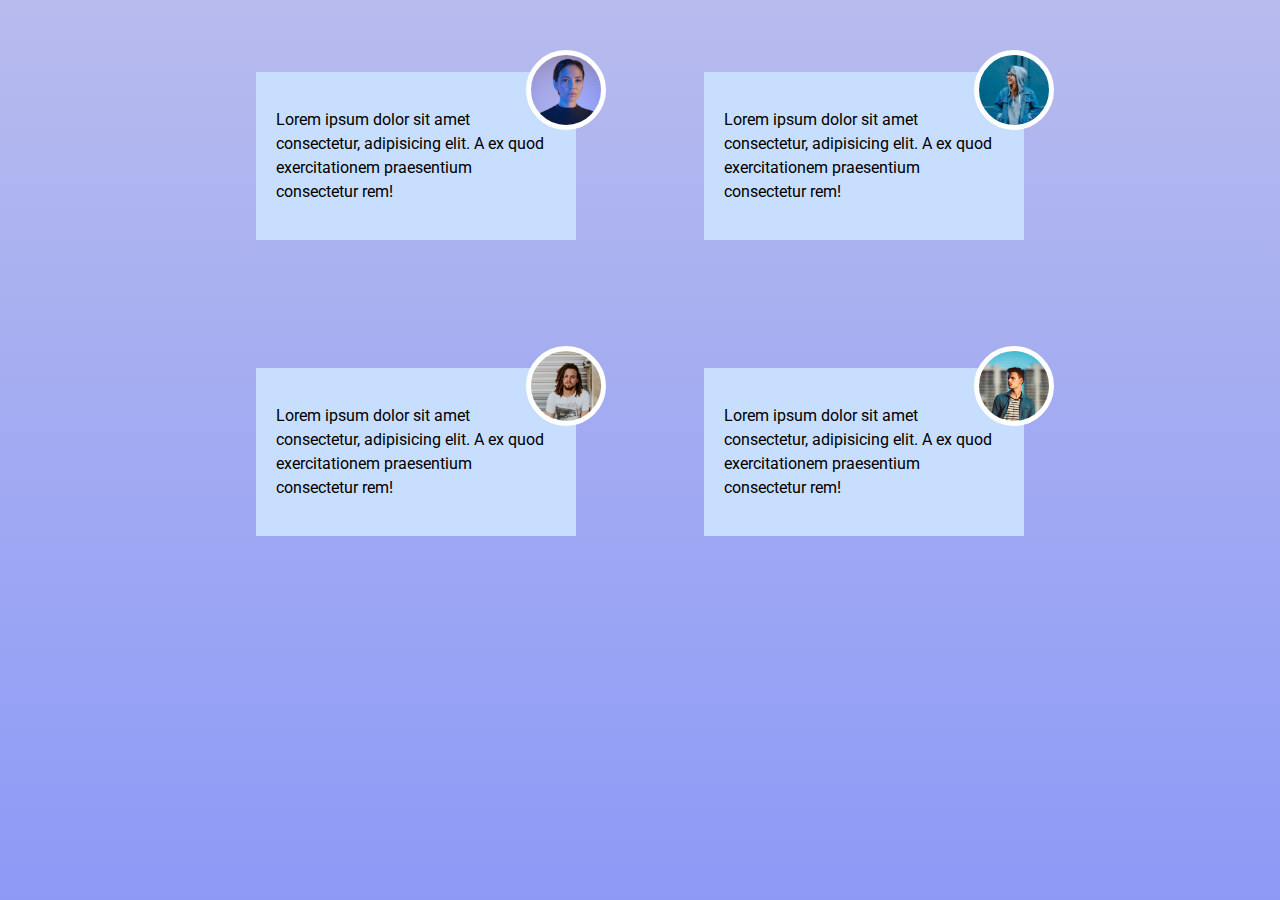
<file: 1.Variables/index.html>
<html lang="en">
  <head>
    <meta charset="UTF-8" />
    <meta http-equiv="X-UA-Compatible" content="IE=edge" />
    <meta name="viewport" content="width=device-width, initial-scale=1.0" />
    <title>Variables</title>
    <link rel="stylesheet" href="index.css" />
  </head>
  <body>
    <section class="container">
      <section class="card">
        <div class="img img-one"></div>
        <p class="info">
          Lorem ipsum dolor sit amet consectetur, adipisicing elit. A ex quod
          exercitationem praesentium consectetur rem!
        </p>
      </section>
      <section class="card">
        <div class="img img-two"></div>
        <p class="info">
          Lorem ipsum dolor sit amet consectetur, adipisicing elit. A ex quod
          exercitationem praesentium consectetur rem!
        </p>
      </section>
      <section class="card">
        <div class="img img-three"></div>
        <p class="info">
          Lorem ipsum dolor sit amet consectetur, adipisicing elit. A ex quod
          exercitationem praesentium consectetur rem!
        </p>
      </section>
      <section class="card">
        <div class="img img-four"></div>
        <p class="info">
          Lorem ipsum dolor sit amet consectetur, adipisicing elit. A ex quod
          exercitationem praesentium consectetur rem!
        </p>
      </section>
    </section>
    <style>
      @import url("https://fonts.googleapis.com/css2?family=Roboto:wght@300;400&display=swap");
body {
  background: linear-gradient(rgba(165, 170, 233, 0.8), #8c9af6);
}

.container {
  display: flex;
  flex-wrap: wrap;
  justify-content: center;
  align-items: center;
  font-family: "Roboto", sans-serif;
}

.card {
  background: #c8deff;
  max-width: 280px;
  padding: 20px;
  line-height: 24px;
  margin: 4rem;
  position: relative;
}

.img {
  width: 70px;
  height: 70px;
  border-radius: 100%;
  border: 5px solid white;
  position: absolute;
  right: -30px;
  bottom: 110px;
}

.img-one {
  background: url("Images/one.jpg") no-repeat center/cover;
}

.img-two {
  background: url("Images/two.jpg") no-repeat center/cover;
}

.img-three {
  background: url("Images/three.jpg") no-repeat center/cover;
}

.img-four {
  background: url("Images/four.jpg") no-repeat center/cover;
}/*# sourceMappingURL=index.css.map */
    </style>
  </body>
</html>
</file>
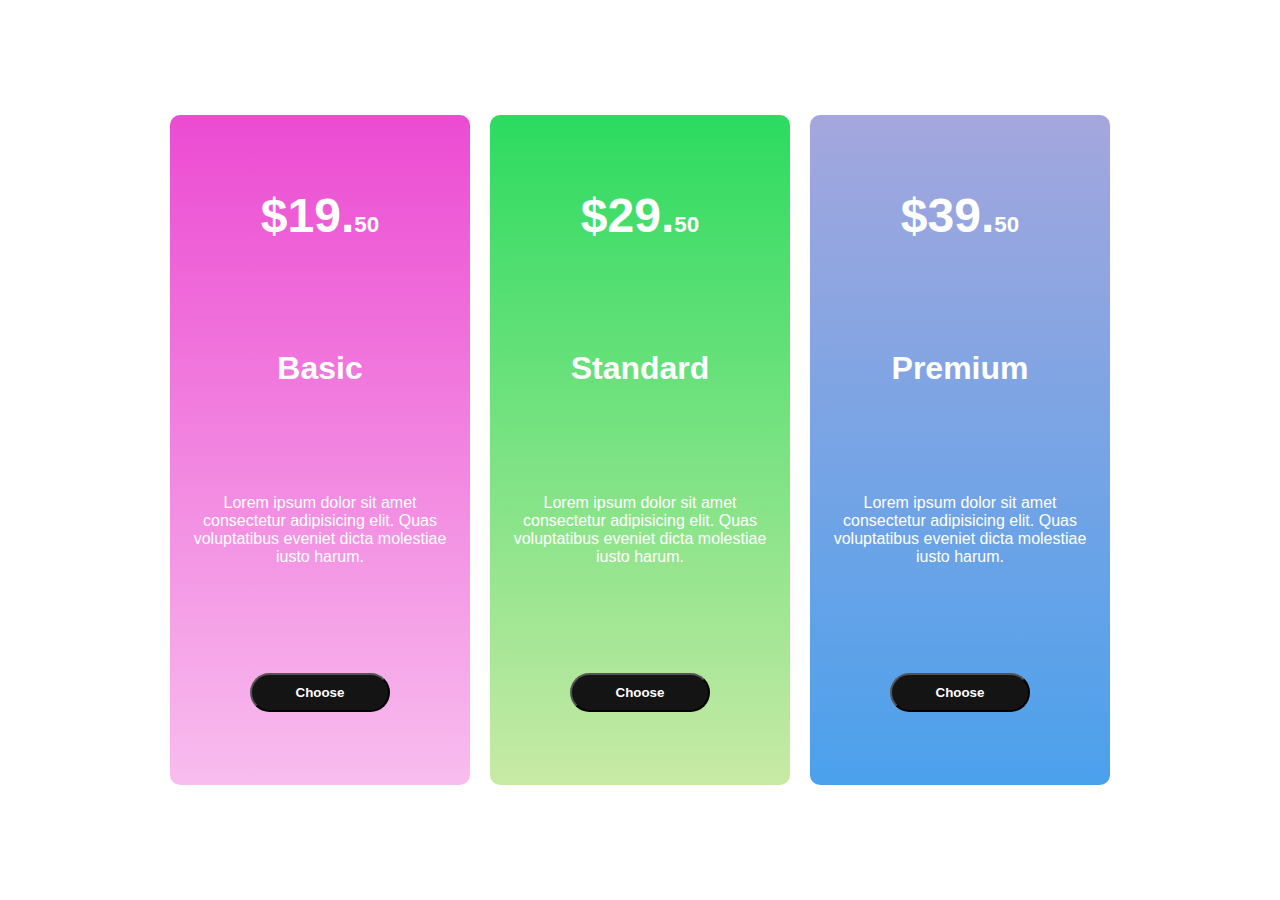
<file: 4. Mixins/index.html>
<html lang="en">
  <head>
    <meta charset="UTF-8" />
    <meta http-equiv="X-UA-Compatible" content="IE=edge" />
    <meta name="viewport" content="width=device-width, initial-scale=1.0" />
    <title>Mixins</title>
    <link rel="stylesheet" href="style.css" />
  </head>
  <body>
    <section class="cards">
      <div class="card card-one">
        <div class="card-content">
          <h1 class="price">$19.<span>50</span></h1>
          <h1 class="card-name">Basic</h1>
          <p class="card-info">
            Lorem ipsum dolor sit amet consectetur adipisicing elit. Quas
            voluptatibus eveniet dicta molestiae iusto harum.
          </p>
          <button>Choose</button>
        </div>
      </div>
      <div class="card card-two">
        <div class="card-content">
          <h1 class="price">$29.<span>50</span></h1>
          <h1 class="card-name">Standard</h1>
          <p class="card-info">
            Lorem ipsum dolor sit amet consectetur adipisicing elit. Quas
            voluptatibus eveniet dicta molestiae iusto harum.
          </p>
          <button>Choose</button>
        </div>
      </div>
      <div class="card card-three">
        <div class="card-content">
          <h1 class="price">$39.<span>50</span></h1>
          <h1 class="card-name">Premium</h1>
          <p class="card-info">
            Lorem ipsum dolor sit amet consectetur adipisicing elit. Quas
            voluptatibus eveniet dicta molestiae iusto harum.
          </p>
          <button>Choose</button>
        </div>
      </div>
    </section>
  </body>
</html>
</file>
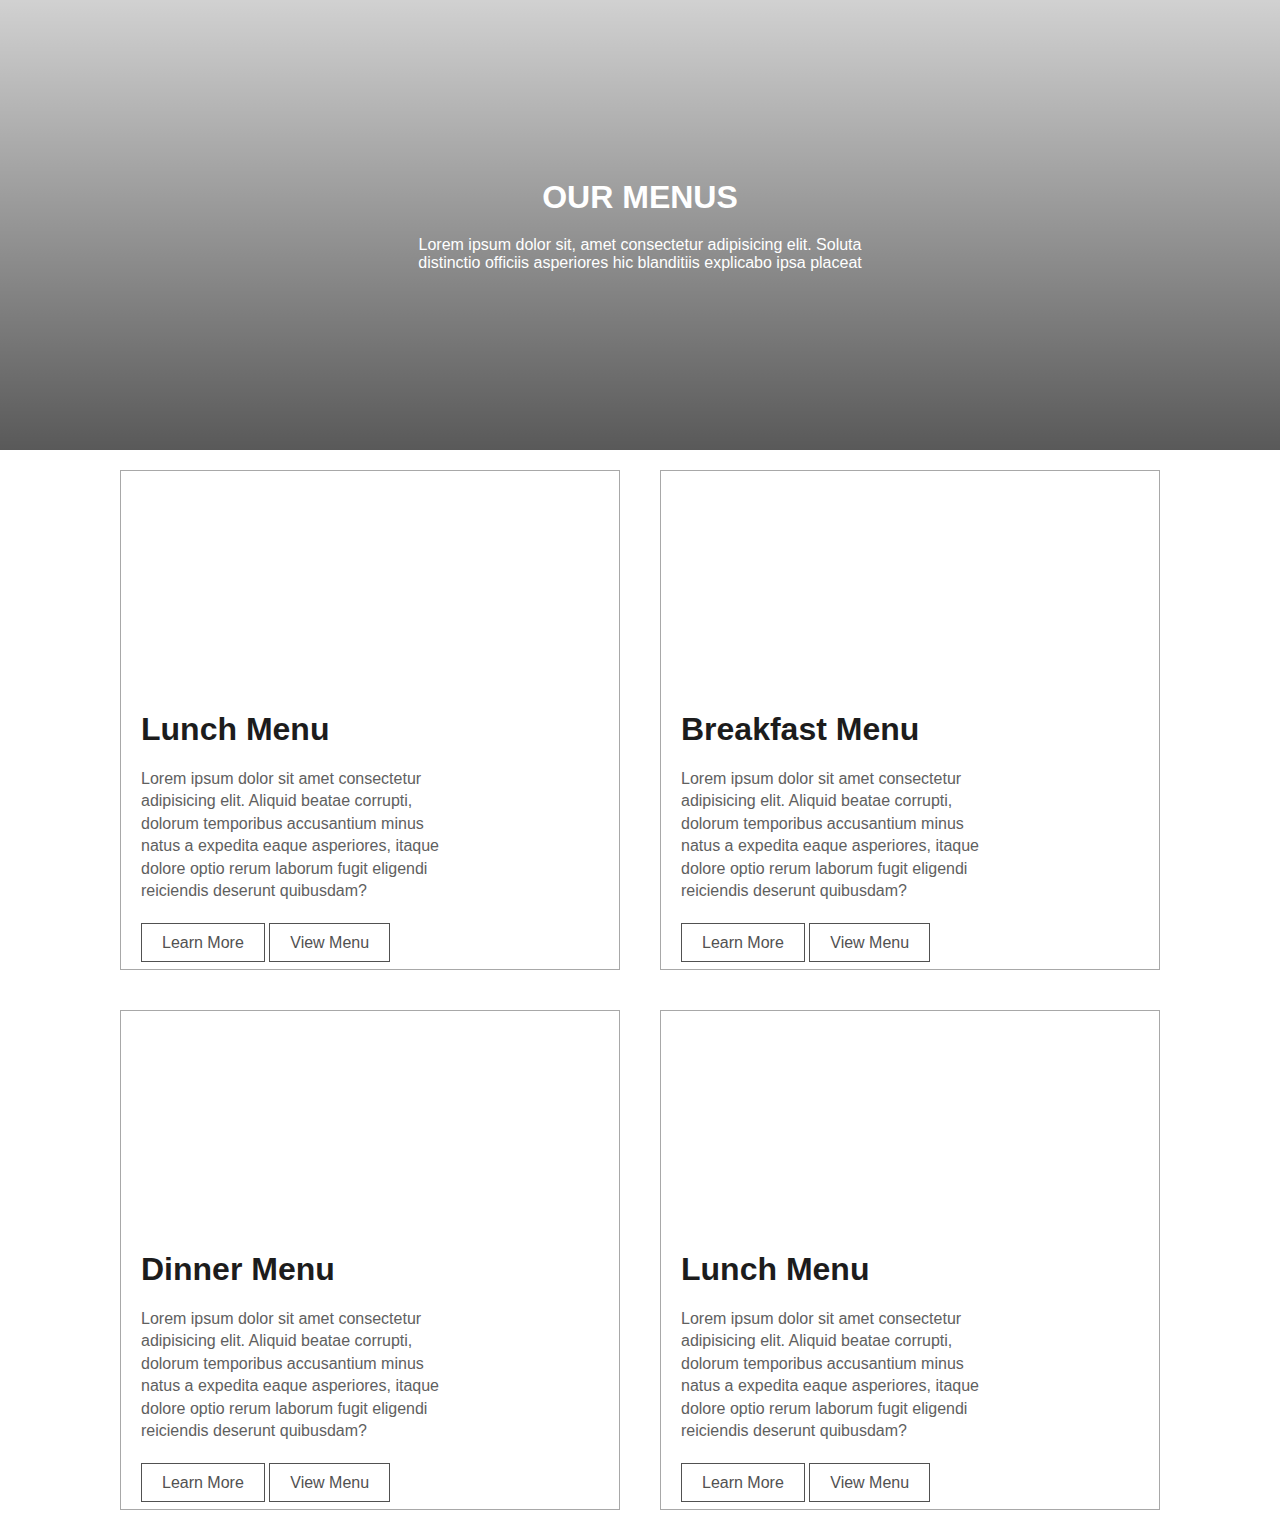
<file: 5. Extends/index.html>
<html lang="en">
  <head>
    <meta charset="UTF-8" />
    <meta http-equiv="X-UA-Compatible" content="IE=edge" />
    <meta name="viewport" content="width=device-width, initial-scale=1.0" />
    <title>@extends</title>
    <link rel="stylesheet" href="style.css" />
  </head>
  <body>
    <header>
      <h1>OUR MENUS</h1>
      <p>
        Lorem ipsum dolor sit, amet consectetur adipisicing elit. Soluta
        distinctio officiis asperiores hic blanditiis explicabo ipsa placeat
      </p>
    </header>

    <section class="container">
      <div class="cards">
        <div class="card">
          <div class="card-img img-one"></div>
          <div class="card-content">
            <h1 class="card-title">Lunch Menu</h1>
            <p>
              Lorem ipsum dolor sit amet consectetur adipisicing elit. Aliquid
              beatae corrupti, dolorum temporibus accusantium minus natus a
              expedita eaque asperiores, itaque dolore optio rerum laborum fugit
              eligendi reiciendis deserunt quibusdam?
            </p>
            <a href="#" class="btn-primary">Learn More</a>
            <a href="#" class="btn-primary">View Menu</a>
          </div>
        </div>
        <div class="card">
          <div class="card-img img-two"></div>
          <div class="card-content">
            <h1 class="card-title">Breakfast Menu</h1>
            <p>
              Lorem ipsum dolor sit amet consectetur adipisicing elit. Aliquid
              beatae corrupti, dolorum temporibus accusantium minus natus a
              expedita eaque asperiores, itaque dolore optio rerum laborum fugit
              eligendi reiciendis deserunt quibusdam?
            </p>
            <a href="#" class="btn-primary">Learn More</a>
            <a href="#" class="btn-primary">View Menu</a>
          </div>
        </div>
        <div class="card">
          <div class="card-img img-three"></div>
          <div class="card-content">
            <h1 class="card-title">Dinner Menu</h1>
            <p>
              Lorem ipsum dolor sit amet consectetur adipisicing elit. Aliquid
              beatae corrupti, dolorum temporibus accusantium minus natus a
              expedita eaque asperiores, itaque dolore optio rerum laborum fugit
              eligendi reiciendis deserunt quibusdam?
            </p>
            <a href="#" class="btn-primary">Learn More</a>
            <a href="#" class="btn-primary">View Menu</a>
          </div>
        </div>
        <div class="card">
          <div class="card-img img-four"></div>
          <div class="card-content">
            <h1 class="card-title">Lunch Menu</h1>
            <p>
              Lorem ipsum dolor sit amet consectetur adipisicing elit. Aliquid
              beatae corrupti, dolorum temporibus accusantium minus natus a
              expedita eaque asperiores, itaque dolore optio rerum laborum fugit
              eligendi reiciendis deserunt quibusdam?
            </p>
            <a href="#" class="btn-primary">Learn More</a>
            <a href="#" class="btn-primary">View Menu</a>
          </div>
        </div>
      </div>
    </section>
  </body>
</html>
</file>
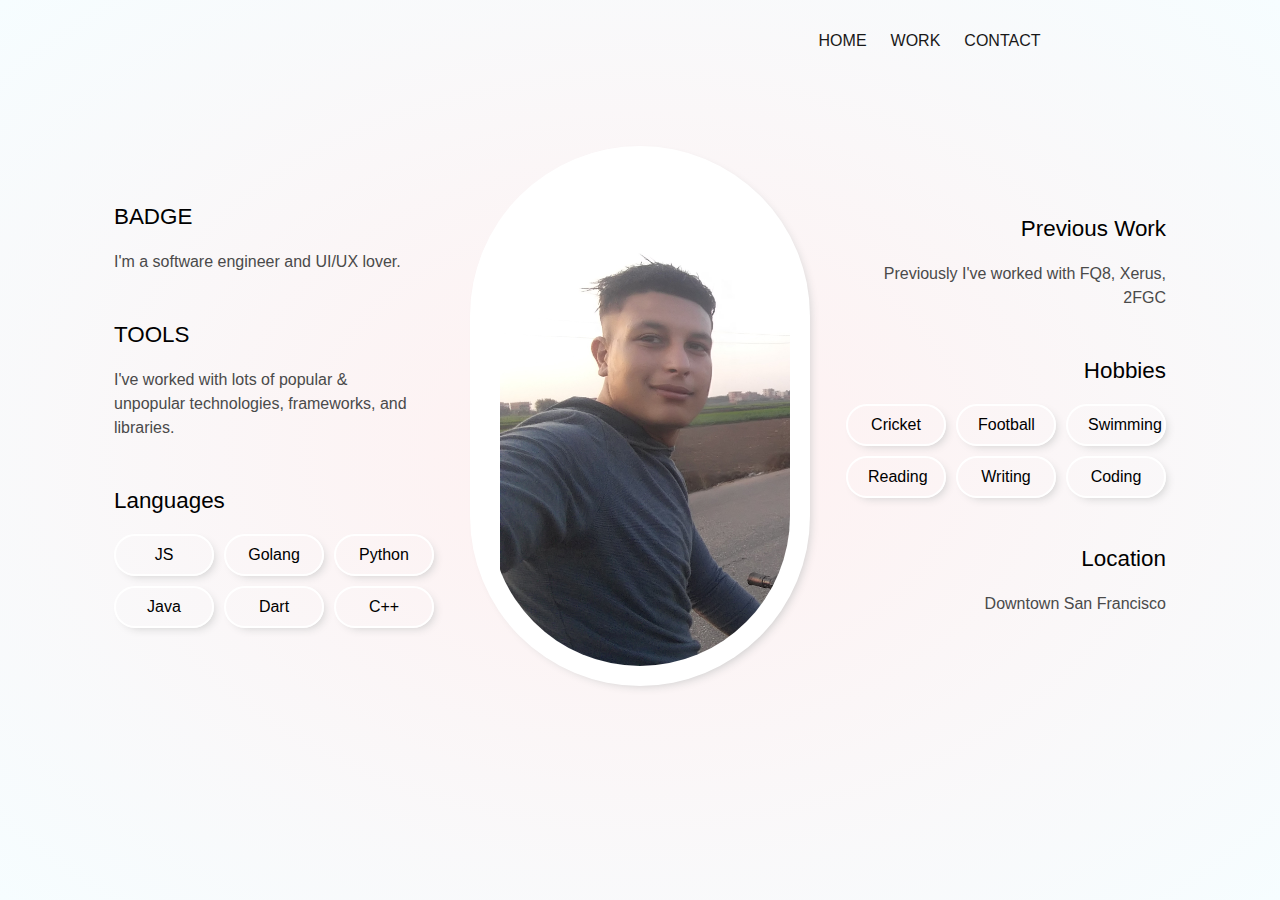
<file: 6. Awesome Header/index.html>
<html lang="en">
  <head>
    <meta charset="UTF-8" />
    <meta http-equiv="X-UA-Compatible" content="IE=edge" />
    <meta name="viewport" content="width=device-width, initial-scale=1.0" />
    <title>Awesome Header</title>
    <link rel="stylesheet" href="style.css" />
    <!-- Font Awesome -->
    <link
      rel="stylesheet"
      href="https://cdnjs.cloudflare.com/ajax/libs/font-awesome/6.3.0/css/all.min.css"
      integrity="sha512-SzlrxWUlpfuzQ+pcUCosxcglQRNAq/DZjVsC0lE40xsADsfeQoEypE+enwcOiGjk/bSuGGKHEyjSoQ1zVisanQ=="
      crossorigin="anonymous"
      referrerpolicy="no-referrer"
    />
  </head>
  <body>
    <nav>
      <div class="icons">
        <i class="fa-brands fa-youtube"></i>
        <i class="fa-brands fa-twitter"></i>
        <i class="fa-brands fa-github"></i>
        <i class="fa-brands fa-instagram"></i>
      </div>
      <ul>
        <li><a href="#">HOME</a></li>
        <li><a href="#">WORK</a></li>
        <li><a href="#">CONTACT</a></li>
      </ul>
    </nav>

    <main>
      <div class="content1">
        <div class="content">
          <p class="badge-label">BADGE</p>
          <p class="info">I'm a software engineer and UI/UX lover.</p>
        </div>
        <div class="content">
          <p class="badge-label">TOOLS</p>
          <p class="info">
            I've worked with lots of popular & unpopular technologies,
            frameworks, and libraries.
          </p>
        </div>
        <div class="content">
          <p class="badge-label">Languages</p>
          <div class="pills-container">
            <p class="pill">JS</p>
            <p class="pill">Golang</p>
            <p class="pill">Python</p>
            <p class="pill">Java</p>
            <p class="pill">Dart</p>
            <p class="pill">C++</p>
          </div>
        </div>
      </div>

      <div class="image-container">
        <div class="image"></div>
      </div>

      <div class="content2">
        <div class="content">
          <p class="badge-label">Previous Work</p>
          <p class="info">Previously I've worked with FQ8, Xerus, 2FGC</p>
        </div>
        <div class="content">
          <p class="badge-label">Hobbies</p>
          <div class="pills-container">
            <p class="pill">Cricket</p>
            <p class="pill">Football</p>
            <p class="pill">Swimming</p>
            <p class="pill">Reading</p>
            <p class="pill">Writing</p>
            <p class="pill">Coding</p>
          </div>
        </div>
        <div class="content">
          <p class="badge-label">Location</p>
          <p class="info">Downtown San Francisco</p>
        </div>
      </div>
    </main>
  </body>
</html>
</file>
<file: 1.Variables/index.css>
@import url("https://fonts.googleapis.com/css2?family=Roboto:wght@300;400&display=swap");
body {
  background: linear-gradient(rgba(165, 170, 233, 0.8), #8c9af6);
}

.container {
  display: flex;
  flex-wrap: wrap;
  justify-content: center;
  align-items: center;
  font-family: "Roboto", sans-serif;
}

.card {
  background: #c8deff;
  max-width: 280px;
  padding: 20px;
  line-height: 24px;
  margin: 4rem;
  position: relative;
}

.img {
  width: 70px;
  height: 70px;
  border-radius: 100%;
  border: 5px solid white;
  position: absolute;
  right: -30px;
  bottom: 110px;
}

.img-one {
  background: url("Images/one.jpg") no-repeat center/cover;
}

.img-two {
  background: url("Images/two.jpg") no-repeat center/cover;
}

.img-three {
  background: url("Images/three.jpg") no-repeat center/cover;
}

.img-four {
  background: url("Images/four.jpg") no-repeat center/cover;
}/*# sourceMappingURL=index.css.map */
</file>
<file: 4. Mixins/style.css>
* {
  margin: 0;
  padding: 0;
  box-sizing: border-box;
}

.cards {
  display: flex;
  flex-wrap: wrap;
  justify-content: center;
  align-items: center;
  height: 100vh;
}

.card {
  width: 300px;
  padding: 20px;
  background: linear-gradient(to bottom, #ec4bd2, rgba(235, 75, 208, 0.3647058824));
  border-radius: 10px;
  color: #fff;
  margin: 10px;
}
.card .card-content {
  display: flex;
  flex-direction: column;
  justify-content: space-around;
  align-items: center;
  text-align: center;
  font-family: sans-serif;
  height: 70%;
}
.card .card-content .price {
  font-size: 3rem;
}
.card .card-content .price span {
  font-size: 1.4rem;
}
.card .card-content .price .card-name {
  font-size: 2rem;
}
.card .card-content .price .card-info {
  font-size: 14px;
  padding: 0 20px;
  line-height: 1.4;
}
.card .card-content button {
  background: #141414;
  color: #fff;
  font-weight: bold;
  padding: 10px 20px;
  width: 140px;
  border-radius: 100px;
  cursor: pointer;
}

.card-two {
  background: linear-gradient(to bottom, #2cdb60, rgba(105, 197, 8, 0.3647058824));
}

.card-three {
  background: linear-gradient(to bottom, rgba(6, 13, 163, 0.3647058824), #4ba1ec);
}/*# sourceMappingURL=style.css.map */
</file>
<file: 5. Extends/style.css>
* {
  margin: 0;
  padding: 0;
  box-sizing: border-box;
}

.flex-center, .container .cards, header {
  display: flex;
  flex-direction: column;
  justify-content: center;
  align-items: center;
  flex-wrap: wrap;
  font-family: sans-serif;
}

header {
  height: 50vh;
  background: linear-gradient(rgba(0, 0, 0, 0.179), rgba(0, 0, 0, 0.65)), url("https://images.unsplash.com/photo-1606787366850-de6330128bfc?ixlib=rb-4.0.3&ixid=MnwxMjA3fDB8MHxwaG90by1wYWdlfHx8fGVufDB8fHx8&auto=format&fit=crop&w=1170&q=80");
  background-repeat: no-repeat;
  background-size: cover;
  color: #fff;
}
header p {
  margin-top: 20px;
  max-width: 500px;
  text-align: center;
}

.container {
  height: 100vh;
}
.container .cards {
  flex-direction: row;
}
.container .cards .card {
  border: 0.6px solid rgb(168, 168, 168);
  width: 500px;
  height: 500px;
  padding: 20px;
  margin: 20px;
  font-family: sans-serif;
}
.container .cards .card .card-img, .container .cards .card .img-four, .container .cards .card .img-three, .container .cards .card .img-two {
  background-image: url("https://images.unsplash.com/photo-1543352634-99a5d50ae78e?ixlib=rb-4.0.3&ixid=MnwxMjA3fDB8MHxwaG90by1wYWdlfHx8fGVufDB8fHx8&auto=format&fit=crop&w=2071&q=80");
  background-repeat: no-repeat;
  background-size: cover;
  width: 100%;
  height: 200px;
  margin-bottom: 20px;
}
.container .cards .card .img-two {
  background-image: url("https://images.unsplash.com/photo-1657299170932-e75407883a6a?ixlib=rb-4.0.3&ixid=MnwxMjA3fDF8MHxwaG90by1wYWdlfHx8fGVufDB8fHx8&auto=format&fit=crop&w=1171&q=80");
}
.container .cards .card .img-three {
  background-image: url("https://images.unsplash.com/photo-1490645935967-10de6ba17061?ixlib=rb-4.0.3&ixid=MnwxMjA3fDB8MHxwaG90by1wYWdlfHx8fGVufDB8fHx8&auto=format&fit=crop&w=2053&q=80");
}
.container .cards .card .img-four {
  background-image: url("https://images.unsplash.com/photo-1594046243098-0fceea9d451e?ixlib=rb-4.0.3&ixid=MnwxMjA3fDB8MHxwaG90by1wYWdlfHx8fGVufDB8fHx8&auto=format&fit=crop&w=1170&q=80");
}
.container .cards .card p {
  margin-bottom: 2rem;
  max-width: 300px;
  line-height: 1.4;
  color: rgb(96, 96, 96);
}
.container .cards .card .card-title {
  margin-bottom: 20px;
  color: rgb(28, 28, 28);
}
.container .cards .card .btn-primary {
  text-decoration: none;
  color: #515151;
  border: 1px solid #515151;
  padding: 10px 20px;
}/*# sourceMappingURL=style.css.map */
</file>
<file: 6. Awesome Header/style.css>
* {
  padding: 0;
  margin: 0;
  box-sizing: border-box;
}

body {
  background: radial-gradient(#fff0f0, #f6fdff);
}

nav {
  display: flex;
  justify-content: space-around;
  align-items: center;
  margin-top: 2rem;
}
nav .icons i {
  margin-left: 20px;
  font-size: 20px;
  cursor: pointer;
}
nav ul li {
  display: inline;
  margin-left: 20px;
  list-style: none;
}
nav ul li a {
  text-decoration: none;
  font-family: sans-serif;
  color: #181818;
}

main {
  display: flex;
  justify-content: space-around;
  align-items: center;
  flex-wrap: wrap;
  margin: 6rem;
}

.image-container {
  background: #fff;
  border-radius: 200px;
  padding: 20px;
  box-shadow: 4px 4px 10px -4px #ccc;
}
.image-container .image {
  background: url(./person.jpg);
  background-repeat: no-repeat;
  background-size: cover;
  background-position: 10px;
  width: 300px;
  height: 500px;
  border-radius: 200px;
}

.content {
  margin: 3rem 0;
  font-family: sans-serif;
}
.content .badge-label {
  margin-bottom: 20px;
  font-size: 1.4rem;
}
.content p.info {
  width: 300px;
  color: #4a4a4a;
  line-height: 1.5;
}

.pills-container {
  display: grid;
  grid-template-columns: 100px 100px 100px;
  gap: 10px;
}
.pills-container .pill {
  border: 2px solid white;
  box-shadow: 4px 4px 10px -4px #ccc;
  padding: 10px 20px;
  border-radius: 100px;
  width: 100px;
  text-align: center;
}

.content2 {
  text-align: right;
}
.content2 .info {
  transform: translateX(20px);
}/*# sourceMappingURL=style.css.map */
</file>
